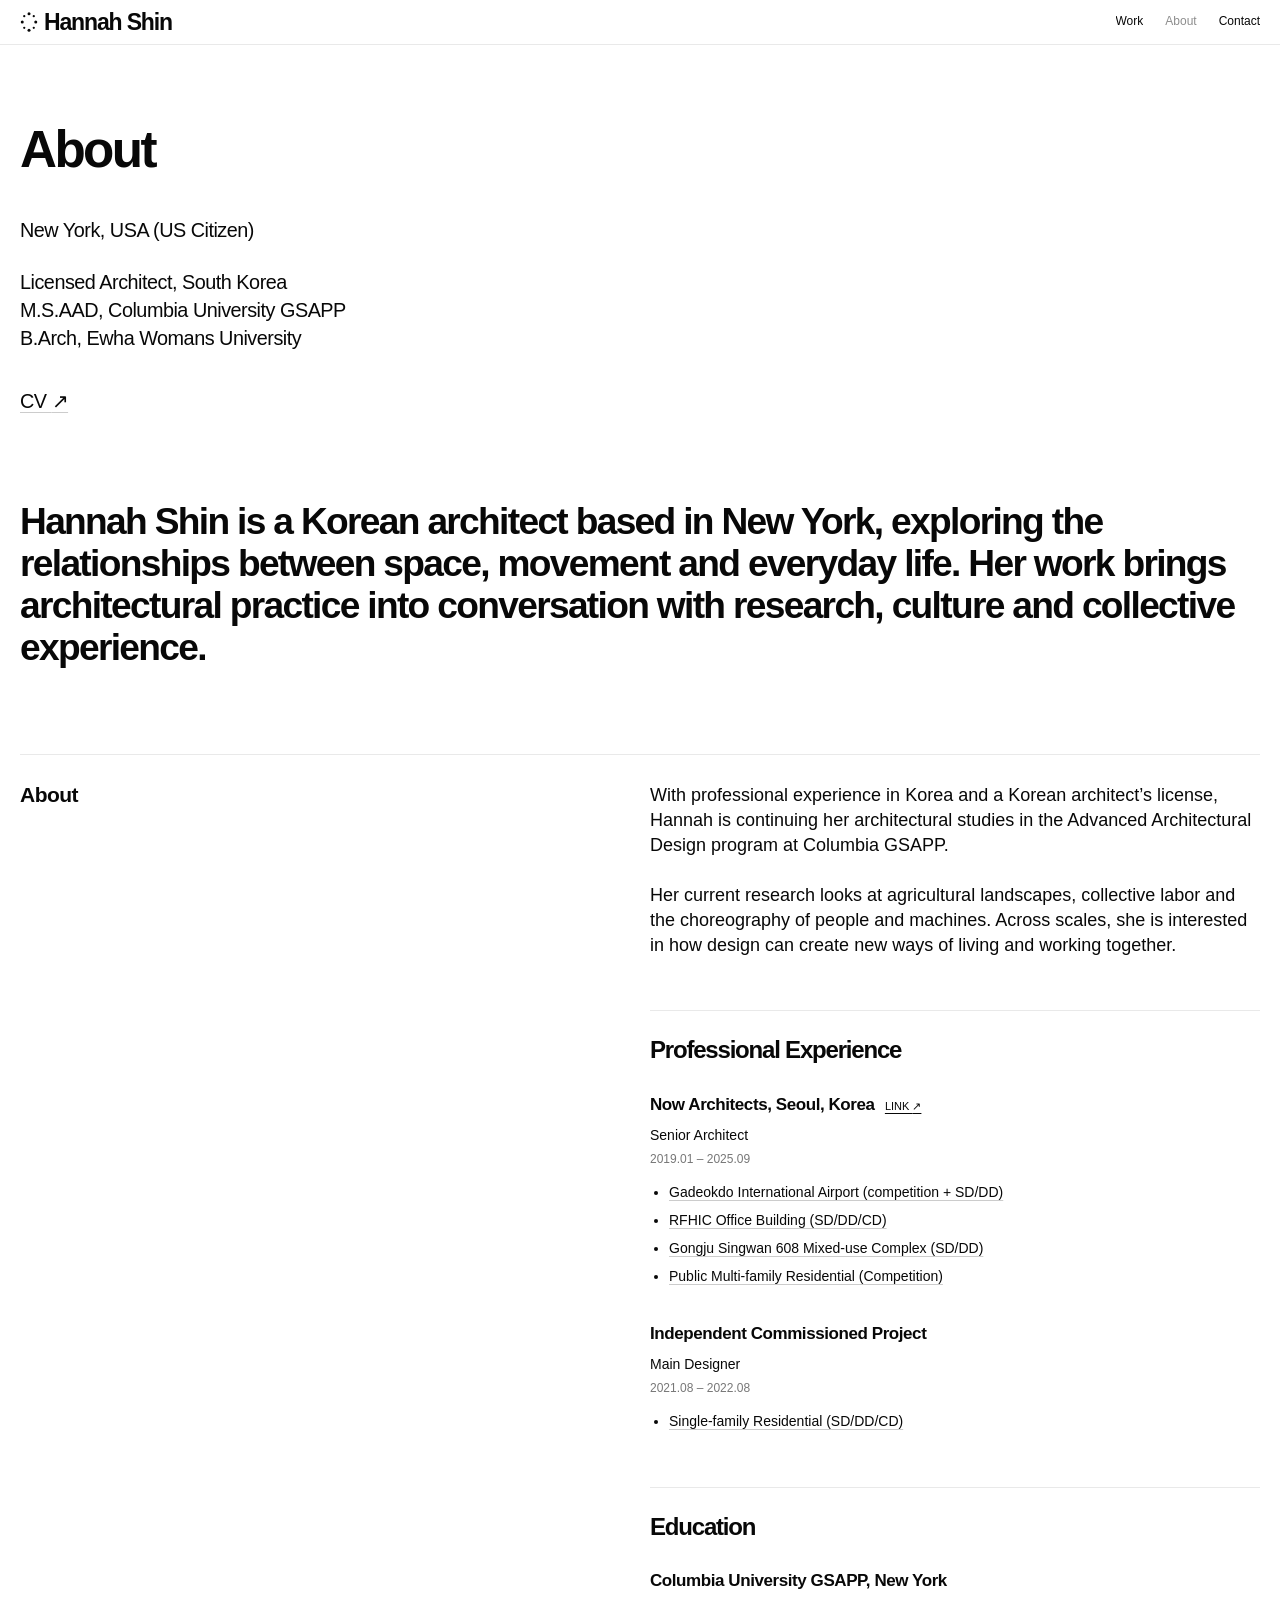
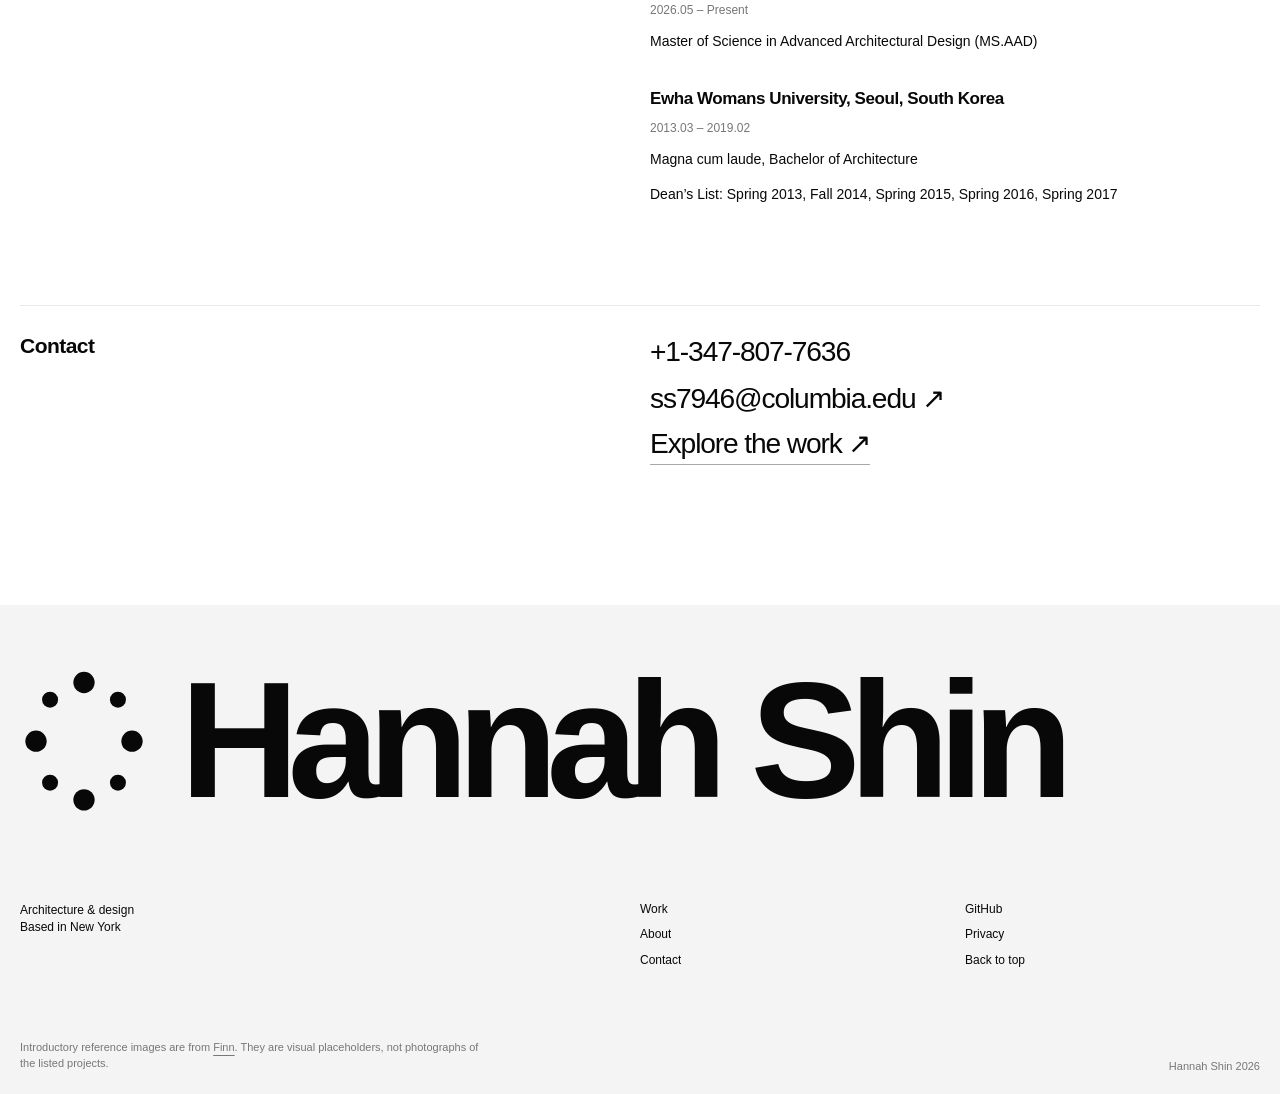
<file: about.html>
<!doctype html>
<html lang="en"><head><meta charset="utf-8"><meta name="viewport" content="width=device-width, initial-scale=1"><meta name="description" content="Hannah Shin — Architecture, design and spatial research. Based in New York."><meta name="theme-color" content="#ffffff"><title>About — Hannah Shin</title><link rel="icon" href="favicon.svg" type="image/svg+xml"><link rel="preconnect" href="https://framerusercontent.com"><link rel="stylesheet" href="fonts.css"><link rel="stylesheet" href="styles.css?v=a8e074387e"><script src="content.js?v=fab7027203" defer></script><script src="app.js?v=ede1b2936e" defer></script></head><body data-page="about"><a class="skip" href="#main">Skip to content</a><header id="header"></header><main id="main" tabindex="-1"></main><footer id="footer"></footer><div class="cursor" aria-hidden="true">View project ↗</div><noscript>This portfolio requires JavaScript to display its project gallery.</noscript></body></html>
</file>
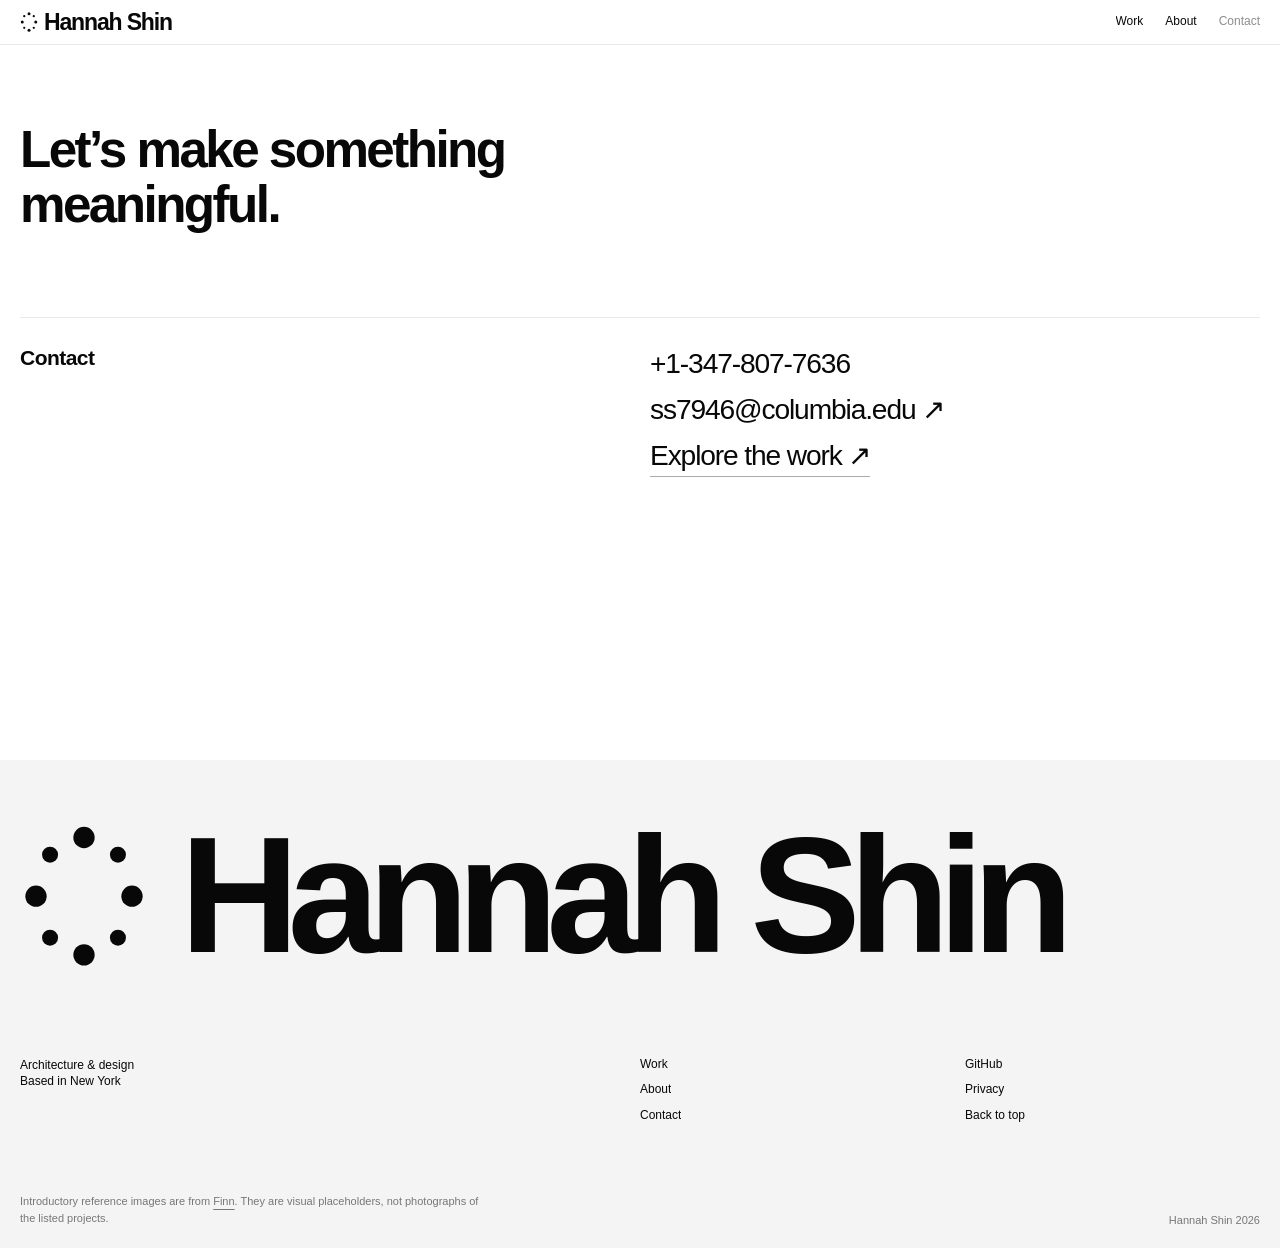
<file: contact.html>
<!doctype html>
<html lang="en"><head><meta charset="utf-8"><meta name="viewport" content="width=device-width, initial-scale=1"><meta name="description" content="Hannah Shin — Architecture, design and spatial research. Based in New York."><meta name="theme-color" content="#ffffff"><title>Contact — Hannah Shin</title><link rel="icon" href="favicon.svg" type="image/svg+xml"><link rel="preconnect" href="https://framerusercontent.com"><link rel="stylesheet" href="fonts.css"><link rel="stylesheet" href="styles.css?v=a8e074387e"><script src="content.js?v=fab7027203" defer></script><script src="app.js?v=ede1b2936e" defer></script></head><body data-page="contact"><a class="skip" href="#main">Skip to content</a><header id="header"></header><main id="main" tabindex="-1"></main><footer id="footer"></footer><div class="cursor" aria-hidden="true">View project ↗</div><noscript>This portfolio requires JavaScript to display its project gallery.</noscript></body></html>
</file>
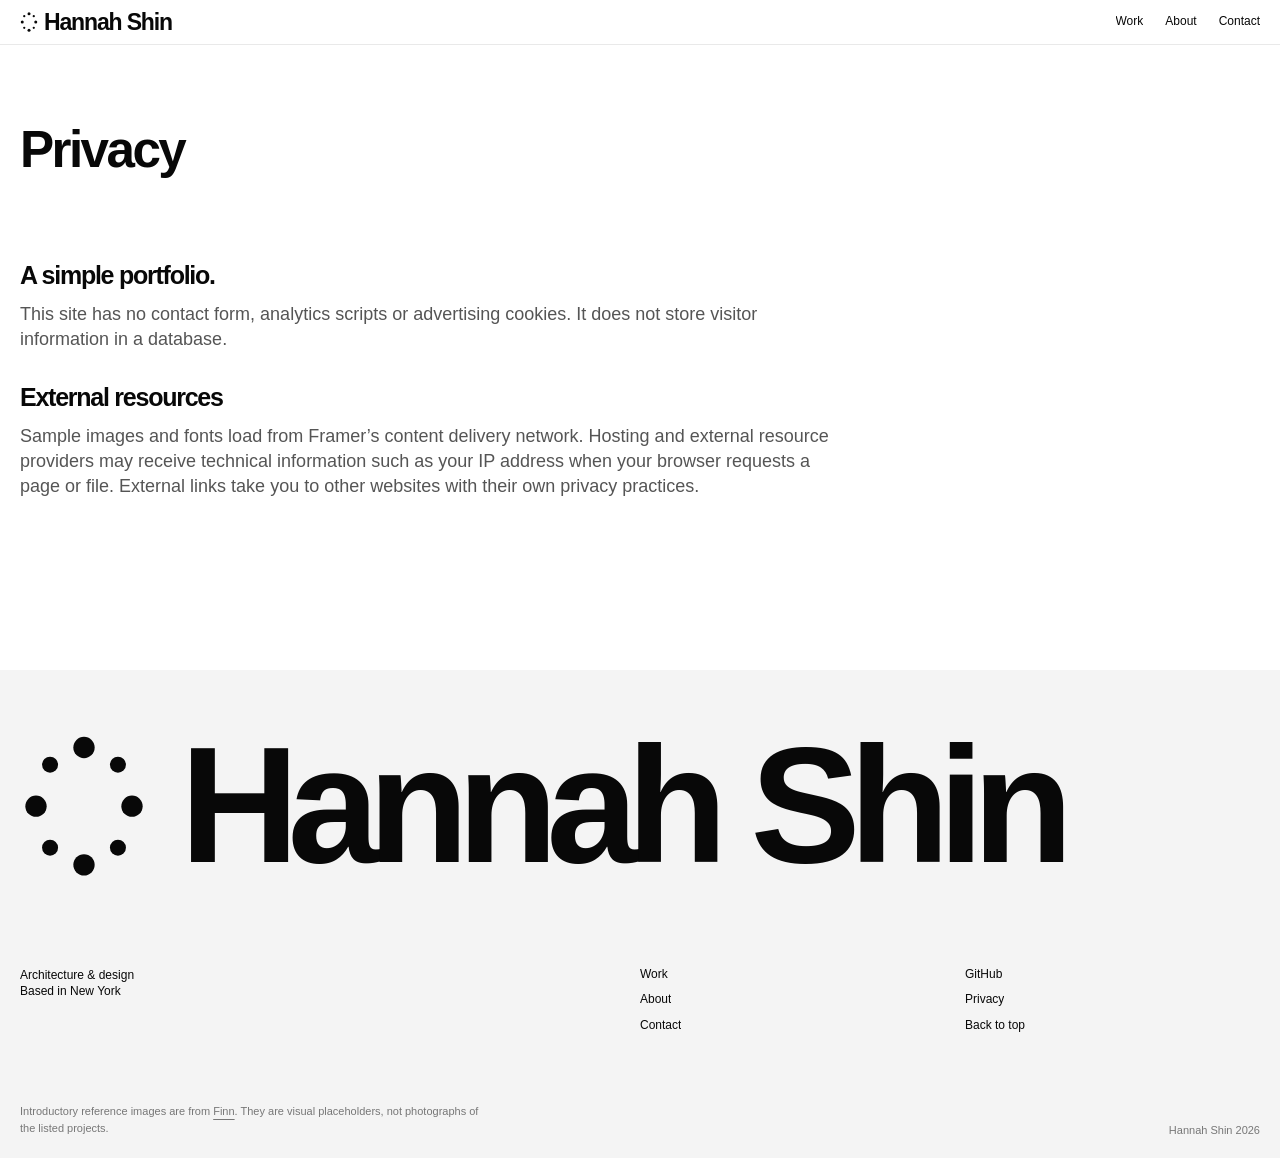
<file: privacy.html>
<!doctype html>
<html lang="en"><head><meta charset="utf-8"><meta name="viewport" content="width=device-width, initial-scale=1"><meta name="description" content="Hannah Shin — Architecture, design and spatial research. Based in New York."><meta name="theme-color" content="#ffffff"><title>Privacy — Hannah Shin</title><link rel="icon" href="favicon.svg" type="image/svg+xml"><link rel="preconnect" href="https://framerusercontent.com"><link rel="stylesheet" href="fonts.css"><link rel="stylesheet" href="styles.css?v=a8e074387e"><script src="content.js?v=fab7027203" defer></script><script src="app.js?v=ede1b2936e" defer></script></head><body data-page="privacy"><a class="skip" href="#main">Skip to content</a><header id="header"></header><main id="main" tabindex="-1"></main><footer id="footer"></footer><div class="cursor" aria-hidden="true">View project ↗</div><noscript>This portfolio requires JavaScript to display its project gallery.</noscript></body></html>
</file>
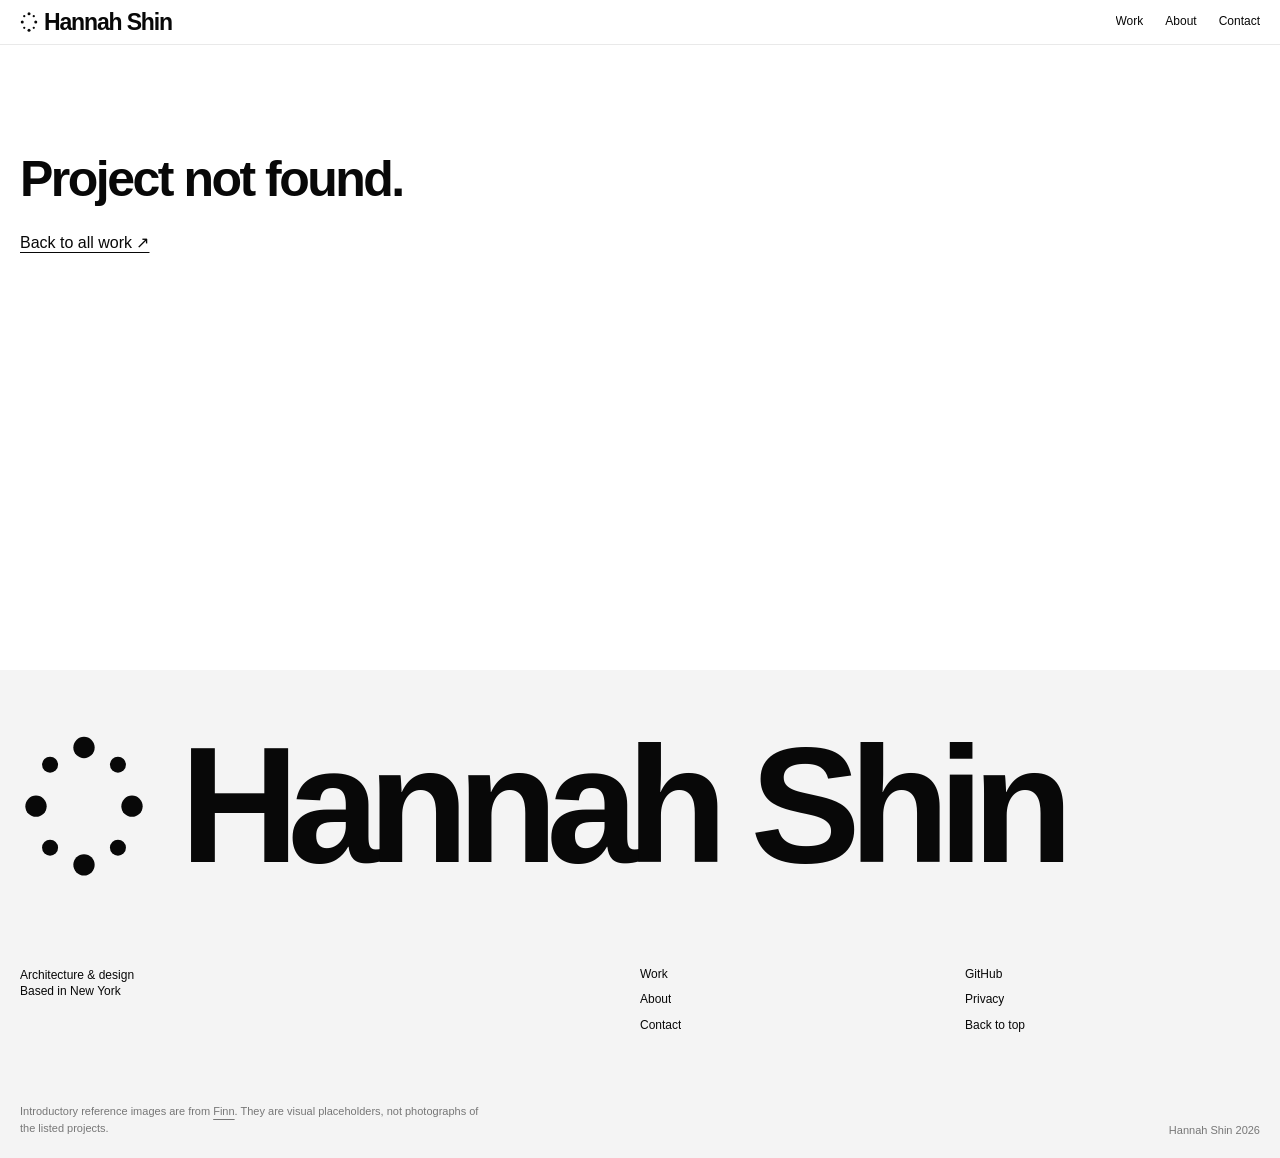
<file: project.html>
<!doctype html>
<html lang="en"><head><meta charset="utf-8"><meta name="viewport" content="width=device-width, initial-scale=1"><meta name="description" content="Hannah Shin — Architecture, design and spatial research. Based in New York."><meta name="theme-color" content="#ffffff"><title>Project — Hannah Shin</title><link rel="icon" href="favicon.svg" type="image/svg+xml"><link rel="preconnect" href="https://framerusercontent.com"><link rel="stylesheet" href="fonts.css"><link rel="stylesheet" href="styles.css?v=33374170ee"><script src="content.js?v=fab7027203" defer></script><script src="images/gongju/gallery.js" defer></script><script src="app.js?v=ede1b2936e" defer></script></head><body data-page="project"><a class="skip" href="#main">Skip to content</a><header id="header"></header><main id="main" tabindex="-1"></main><footer id="footer"></footer><div class="cursor" aria-hidden="true">View project ↗</div><noscript>This portfolio requires JavaScript to display its project gallery.</noscript></body></html>
</file>
<file: fonts.css>
@font-face { font-family: "Inter Display"; src: url("https://framerusercontent.com/assets/bHYNJqzTyl2lqvmMiRRS6Y16Es.woff2"); font-display: swap; font-style: normal; font-weight: 400; unicode-range: U+0000-00FF, U+0131, U+0152-0153, U+02BB-02BC, U+02C6, U+02DA, U+02DC, U+2000-206F, U+2070, U+2074-207E, U+2080-208E, U+20AC, U+2122, U+2191, U+2193, U+2212, U+2215, U+FEFF, U+FFFD }
@font-face { font-family: "Inter Display"; src: url("https://framerusercontent.com/assets/qITWJ2WdG0wrgQPDb8lvnYnTXDg.woff2"); font-display: swap; font-style: normal; font-weight: 700; unicode-range: U+0000-00FF, U+0131, U+0152-0153, U+02BB-02BC, U+02C6, U+02DA, U+02DC, U+2000-206F, U+2070, U+2074-207E, U+2080-208E, U+20AC, U+2122, U+2191, U+2193, U+2212, U+2215, U+FEFF, U+FFFD }
@font-face { font-family: "Inter Display"; src: url("https://framerusercontent.com/assets/iwWTDc49ENF2tCHbqlNARXw6Ug.woff2"); font-display: swap; font-style: normal; font-weight: 500; unicode-range: U+0000-00FF, U+0131, U+0152-0153, U+02BB-02BC, U+02C6, U+02DA, U+02DC, U+2000-206F, U+2070, U+2074-207E, U+2080-208E, U+20AC, U+2122, U+2191, U+2193, U+2212, U+2215, U+FEFF, U+FFFD }
@font-face { font-family: "Inter Display"; src: url("https://framerusercontent.com/assets/x8eJ5VkmPMHVhVbF0E8JYFJmwc.woff2"); font-style: normal; font-weight: 900; unicode-range: U+0000-00FF, U+0131, U+0152-0153, U+02BB-02BC, U+02C6, U+02DA, U+02DC, U+2000-206F, U+2070, U+2074-207E, U+2080-208E, U+20AC, U+2122, U+2191, U+2193, U+2212, U+2215, U+FEFF, U+FFFD }
</file>
<file: styles.css>
:root{--ink:#080808;--muted:#8d8d8d;--line:#e9e9e9;--gutter:20px}*{box-sizing:border-box}html{scroll-behavior:smooth;scroll-padding-top:70px}body{margin:0;background:#fff;color:var(--ink);font-family:'Inter Display',Arial,sans-serif;-webkit-font-smoothing:antialiased}a{color:inherit;text-decoration:none}button{font:inherit}a:focus-visible,button:focus-visible{outline:2px solid #555;outline-offset:5px}img{display:block;width:100%;object-fit:cover}h1,h2,h3,p{margin:0}h1,h2,h3{font-weight:700;letter-spacing:-.05em}p{line-height:1.4}::selection{background:#080808;color:#fff}.skip{position:fixed;top:-60px;left:20px;padding:12px;background:#000;color:#fff;z-index:100}.skip:focus{top:10px}#header{height:45px;position:fixed;top:0;left:0;right:0;z-index:30;padding:0 var(--gutter);display:flex;align-items:center;justify-content:space-between;background:rgba(255,255,255,.94);border-bottom:1px solid var(--line);backdrop-filter:blur(12px)}.brand{display:flex;align-items:center;gap:6px;font-weight:700;font-size:23px;letter-spacing:-.05em}.mark{width:18px;height:22px;flex-shrink:0}.nav{display:flex;gap:22px;font-size:12px;font-weight:500}.roll{display:inline-block;position:relative;overflow:hidden;line-height:1.3}.roll span{display:block;transition:transform .35s cubic-bezier(.22,1,.36,1)}.roll span+span{position:absolute;top:100%;left:0}.roll:hover span,.roll:focus-visible span{transform:translateY(-100%)}.nav [aria-current=page]{color:var(--muted)}main{min-height:70vh}.hero{height:100svh;min-height:640px;display:flex;flex-direction:column;align-items:center;justify-content:center;text-align:center;padding:60px 20px 20px}.eyebrow{font-size:16px;color:#666;margin-bottom:22px}.hero h1{font-size:clamp(56px,7.34vw,132px);line-height:1.15;letter-spacing:-.055em}.hero h1>span{display:block}.hero .tagline{font-size:16px;color:#666;margin-top:8px}.hero .letter{display:inline-block;animation:focus-in 1s cubic-bezier(.2,.6,.3,1) both;animation-delay:calc(var(--i)*.022s)}@keyframes focus-in{from{filter:blur(12px);opacity:0;transform:translateY(15px)}to{filter:blur(0);opacity:1;transform:translateY(0)}}.hero .eyebrow,.hero .tagline{animation:focus-in 1.2s both}.hero .tagline{animation-delay:.45s}.section{padding:40px var(--gutter) 0}.section-heading{display:flex;align-items:baseline;justify-content:space-between;gap:20px;margin-bottom:14px}.section-heading h2,.page-heading h1{font-size:clamp(36px,4vw,64px);line-height:1.08}.small-note{font-size:11px;color:#888;letter-spacing:0}.grid{display:grid;grid-template-columns:repeat(2,minmax(0,1fr));gap:40px 20px}.project-card{display:block;min-width:0}.image-wrap{position:relative;overflow:hidden;border-radius:4px;background:#f1f1ef;aspect-ratio:4/5}.image-wrap img{height:100%;transition:transform .85s cubic-bezier(.2,.65,.3,1),filter .7s}.project-card:hover img{transform:scale(1.035)}.card-caption{padding-top:12px;display:flex;justify-content:space-between;gap:12px}.card-title{font-size:18px;font-weight:500;letter-spacing:-.025em}.card-subtitle{font-size:14px;color:#888;margin-top:3px}.card-arrow{font-size:22px;opacity:0;transform:translate(-8px,8px);transition:.3s}.project-card:hover .card-arrow,.project-card:focus-visible .card-arrow{opacity:1;transform:none}.sample{position:absolute;left:12px;bottom:12px;padding:5px 8px;border-radius:3px;background:rgba(255,255,255,.85);color:#333;font-size:10px;backdrop-filter:blur(8px)}.intro{font-size:clamp(28px,2.9vw,48px);line-height:1.13;font-weight:700;letter-spacing:-.045em;padding:160px var(--gutter) 110px;max-width:1500px}.info-row{display:grid;grid-template-columns:1fr 1fr;gap:20px;margin:0 var(--gutter);padding:28px 0 100px;border-top:1px solid var(--line)}.info-row h2{font-size:21px;letter-spacing:-.025em}.prose{max-width:720px;font-size:18px;line-height:1.4}.prose p+p{margin-top:24px}.about-art{margin-top:40px;aspect-ratio:4/3;overflow:hidden;border-radius:4px;position:relative}.about-art img{height:100%}.contact-list{display:flex;flex-direction:column;align-items:flex-start;gap:10px;font-size:clamp(22px,2.2vw,34px);letter-spacing:-.04em}.contact-list .hint{font-size:16px;color:#888;letter-spacing:0}.contact-link{border-bottom:1px solid #aaa;padding-bottom:4px}.page-heading{padding:122px var(--gutter) 24px}.page-heading p{font-size:clamp(25px,3vw,42px);color:#999;letter-spacing:-.04em;font-weight:700;margin-top:14px;line-height:1.15}.page-work .section{padding-top:0}.page-about .intro{padding-top:120px}.page-contact{min-height:80vh}.page-contact .info-row{margin-top:60px}.project-hero{margin:0 var(--gutter);overflow:hidden;border-radius:4px;max-height:85vh}.project-hero img{height:auto;max-height:85vh;aspect-ratio:16/10;object-fit:contain;object-position:left center}.project-info{padding-top:75px}.project-info .info-row{padding-bottom:70px}.facts{display:grid;grid-template-columns:1fr 1fr;gap:28px}.facts dt{font-size:12px;color:#888;margin-bottom:6px}.facts dd{margin:0;font-size:16px}.detail-pair{display:grid;grid-template-columns:1fr 1fr;gap:20px;margin:0 var(--gutter) 90px}.detail-pair img{aspect-ratio:4/5;border-radius:4px}.detail-pair img:nth-child(2){object-position:80% center}.more-work{margin-bottom:100px}.reveal{opacity:1;transform:none}.js-motion .reveal{opacity:0;transform:translateY(24px);filter:blur(4px);transition:opacity .8s,transform .8s,filter .8s}.js-motion .reveal.visible{opacity:1;transform:none;filter:none}#footer{background:#f4f4f4;padding:45px var(--gutter) 22px;margin-top:40px;overflow:hidden}.footer-wordmark{display:flex;align-items:center;gap:2.5vw;font-size:clamp(50px,12.9vw,250px);font-weight:700;letter-spacing:-.07em;white-space:nowrap;line-height:1.1}.footer-wordmark .mark{width:10vw;height:13vw}.footer-bottom{display:grid;grid-template-columns:2fr 1fr 1fr;gap:30px;margin-top:70px;font-size:12px}.footer-nav{display:flex;flex-direction:column;align-items:flex-start;gap:10px}.footer-credits{display:flex;justify-content:space-between;gap:20px;align-items:end;font-size:11px;margin-top:70px;color:#777}.footer-demo{max-width:460px;line-height:1.5}.cursor{position:fixed;pointer-events:none;z-index:50;left:0;top:0;opacity:0;background:#fff;color:#111;padding:12px 16px;border-radius:30px;font-size:12px;transform:translate(-50%,-50%);transition:opacity .15s;box-shadow:0 2px 12px #0001}.cursor.active{opacity:1}.text-link{text-decoration:underline;text-underline-offset:4px}.legal{max-width:850px;padding:30px var(--gutter) 120px}.legal h2{margin:30px 0 12px;font-size:25px}.legal p{font-size:18px;color:#555}.not-found{padding:150px 20px;min-height:70vh}.not-found h1{font-size:50px;margin-bottom:25px}
@media(min-width:1600px){.hero h1{font-size:120px}.section-heading h2{font-size:60px}}
@media(max-width:800px){:root{--gutter:16px}.hero{min-height:560px}.hero h1{font-size:8.4vw}.grid{gap:30px 16px}.section-heading h2{font-size:38px}.intro{padding:100px var(--gutter) 70px}.prose{font-size:16px}.card-title{font-size:16px}.card-subtitle{font-size:12px}.footer-wordmark{font-size:12.5vw}.footer-bottom{grid-template-columns:1.5fr 1fr 1fr}}
@media(max-width:540px){:root{--gutter:16px}#header{height:56px}.brand{font-size:21px}.nav{gap:16px}.hero{min-height:580px;padding-bottom:25px}.hero h1{font-size:9vw;letter-spacing:-.06em;line-height:1.17}.hero .eyebrow,.hero .tagline{font-size:14px}.eyebrow{margin-bottom:18px}.grid{grid-template-columns:1fr;gap:32px}.section{padding-top:24px}.section-heading{align-items:center}.section-heading h2{font-size:36px}.small-note{max-width:100px;text-align:right;font-size:10px}.card-title{font-size:18px}.card-subtitle{font-size:14px}.card-arrow{opacity:1;transform:none}.info-row{grid-template-columns:1fr;gap:26px;padding-bottom:60px}.info-row h2{font-size:18px}.intro{font-size:29px;padding-top:100px;padding-bottom:65px}.prose{font-size:17px}.page-heading{padding-top:105px}.page-heading h1{font-size:42px}.page-heading p{font-size:27px}.project-hero img{aspect-ratio:4/5}.detail-pair{grid-template-columns:1fr;margin-bottom:60px}.project-info{padding-top:45px}.contact-list{font-size:25px}.footer-bottom{grid-template-columns:1fr 1fr;margin-top:40px;row-gap:35px}.footer-bottom>p{grid-column:1/-1}.footer-credits{margin-top:45px;flex-wrap:wrap;align-items:start}.footer-demo{max-width:100%}.cursor{display:none}.page-about .intro{padding-top:70px}.section-heading .text-link{font-size:13px}}
@media(prefers-reduced-motion:reduce){html{scroll-behavior:auto}*,*::before,*::after{animation:none!important;transition:none!important}.js-motion .reveal{opacity:1;transform:none;filter:none}}
@media(max-width:360px){.brand{font-size:18px;gap:4px}.brand .mark{width:15px}.nav{gap:12px;font-size:11px}.section-heading h2{font-size:31px}}
.card-arrow{font-size:0;width:20px;height:20px;position:relative;margin-top:2px}.card-arrow::after{content:'';position:absolute;right:3px;top:3px;width:10px;height:10px;border-top:1.5px solid;border-right:1.5px solid}.card-arrow::before{content:'';position:absolute;right:3px;top:3px;width:15px;height:1.5px;background:currentColor;transform:rotate(-45deg);transform-origin:right center}

/* Project image trail in the opening screen. */
.hero{position:relative;isolation:isolate;overflow:hidden}
.hero-trail{position:absolute;inset:0;pointer-events:none;z-index:5;overflow:hidden}
.trail-image{position:absolute;width:clamp(140px,15vw,220px);height:clamp(180px,19vw,280px);object-fit:cover;border-radius:3px;pointer-events:none;opacity:0;box-shadow:0 8px 26px #00000014;will-change:transform,opacity}
@media(hover:none),(pointer:coarse),(prefers-reduced-motion:reduce){.hero-trail{display:none}}

/* About: concise profile followed by education and practice. */
.profile-summary{padding:16px var(--gutter) 0;font-size:clamp(18px,1.55vw,22px);font-weight:500;letter-spacing:-.025em;line-height:1.4}
.profile-summary p{line-height:1.4}.profile-qualifications{margin-top:24px}
.profile-links{display:flex;flex-direction:column;align-items:flex-start;gap:5px;margin-top:24px}
.profile-links a{overflow-wrap:anywhere;text-decoration:underline;text-decoration-color:#ccc;text-underline-offset:4px;text-decoration-thickness:1px;transition:text-decoration-color .2s}
.profile-links a:hover{text-decoration-color:#111}.profile-links .profile-cv{margin-top:12px}
.page-about .intro{padding-top:85px;padding-bottom:85px}
.resume{margin-top:52px}.resume-section{padding-top:25px;border-top:1px solid var(--line)}
.resume-section+.resume-section{margin-top:55px}.resume-section h3{font-size:24px;line-height:1.15;margin:0 0 30px}
.resume-entry+.resume-entry{margin-top:36px}.resume-entry h4{font-size:17px;font-weight:700;line-height:1.35;letter-spacing:-.025em;margin:0 0 8px}
.resume-entry p,.resume-entry li{font-size:14px;line-height:1.5}.resume-entry .resume-date{font-size:12px;color:#777;letter-spacing:0;margin:4px 0 12px}
.resume-entry .resume-role{margin:0 0 4px;font-weight:500}.resume-entry .resume-degree{margin:0}
.resume-details{margin-top:14px}.resume-details p+p{margin-top:10px}.resume-entry ul{margin:14px 0 0;padding-left:19px}.resume-entry li+li{margin-top:7px}
.resume-external{font-size:11px;letter-spacing:0;font-weight:500;white-space:nowrap;margin-left:6px;text-decoration:underline;text-underline-offset:3px}
@media(max-width:540px){.profile-summary{padding-top:10px;font-size:17px}.profile-qualifications,.profile-links{margin-top:20px}.page-about .intro{padding-top:65px;padding-bottom:60px}.resume{margin-top:40px}.resume-section h3{font-size:22px}.resume-entry h4{font-size:16px}.resume-entry p,.resume-entry li{font-size:14px}}

/* Professional and education work share the same project renderer. */
.work-index{display:flex;flex-wrap:wrap;gap:12px 32px;margin-top:30px;font-size:15px}.work-index a{padding-bottom:8px;border-bottom:1px solid #c9c9c9}.work-index a:hover{border-color:#111}.work-index span{font-size:11px;color:#888;vertical-align:super;margin-left:8px}
.work-sections>.section{padding-top:35px}.work-sections>.section+.section{margin-top:95px;border-top:1px solid var(--line);padding-top:40px;padding-bottom:75px}
.project-cover{height:100%;width:100%;background:#efefec;color:#575753;padding:28px;display:flex;flex-direction:column;justify-content:space-between;transition:background .4s}
.project-card:nth-child(2n) .project-cover{background:#e6e6e2}.project-card:hover .project-cover{background:#e0e0da}
.cover-top,.cover-bottom{display:flex;justify-content:space-between;align-items:baseline;gap:20px;font-size:11px;line-height:1.4}.cover-top{text-transform:uppercase;letter-spacing:.06em}.cover-bottom{color:#81817b}
.cover-title{font-size:clamp(24px,3.4vw,52px);font-weight:500;line-height:1.08;letter-spacing:-.045em;max-width:90%;padding:40px 0}
.project-cover-detail{min-height:420px;height:65vh;max-height:700px}.project-cover-detail .cover-title{font-size:clamp(30px,4vw,60px);color:#888880}
.work-empty{padding:55px 0 65px;border-top:1px solid var(--line);font-size:18px;color:#888}.project-back{display:inline-block;font-size:12px;color:#777;margin-bottom:22px;text-decoration:underline;text-underline-offset:3px}
.resume-project-link{text-decoration:underline;text-decoration-color:#ccc;text-underline-offset:3px}.resume-project-link:hover{text-decoration-color:currentColor}
@media(max-width:540px){.work-index{gap:12px 26px;font-size:14px;margin-top:24px}.work-sections>.section{padding-top:20px}.work-sections>.section+.section{margin-top:65px;padding-top:25px;padding-bottom:20px}.project-cover{padding:22px}.cover-title{font-size:36px}.cover-top,.cover-bottom{font-size:10px;gap:12px}.project-cover-detail{min-height:340px;height:55vh}.work-empty{font-size:16px;padding:35px 0 40px}}

.project-images{margin:60px 0 100px}.project-images figure{margin:0 0 24px}.project-images img{display:block;width:100%;height:auto;border-radius:4px}.image-credit{font-size:12px;color:#777;margin-top:24px}

/* All project galleries use the same desktop card layout. */
@media(min-width:1024px){
 .section > .grid{grid-template-columns:repeat(4,minmax(0,1fr))}
 .grid .project-card .project-cover{padding:20px}
 .grid .project-card .cover-title{font-size:clamp(22px,2vw,36px);max-width:100%;padding:20px 0;overflow-wrap:anywhere}
 .grid .project-card .cover-top,.grid .project-card .cover-bottom{font-size:10px;gap:10px}
}

/* File-number groups are manual, keyboard-accessible image carousels. */
.image-carousel{position:relative}.carousel-slides{background:#f7f7f5}.project-images .carousel-slides img{width:100%;height:auto;max-height:85vh;object-fit:contain}.project-images img[hidden]{display:none}.carousel-controls{display:flex;justify-content:center;align-items:center;gap:24px;padding:14px 0 28px}.carousel-controls button{width:44px;height:44px;border:1px solid #ddd;border-radius:50%;background:white;color:#111;font-size:24px;cursor:pointer}.carousel-controls button:hover{background:#111;color:white}.carousel-count{font-size:12px;color:#666;min-width:48px;text-align:center}
</file>
